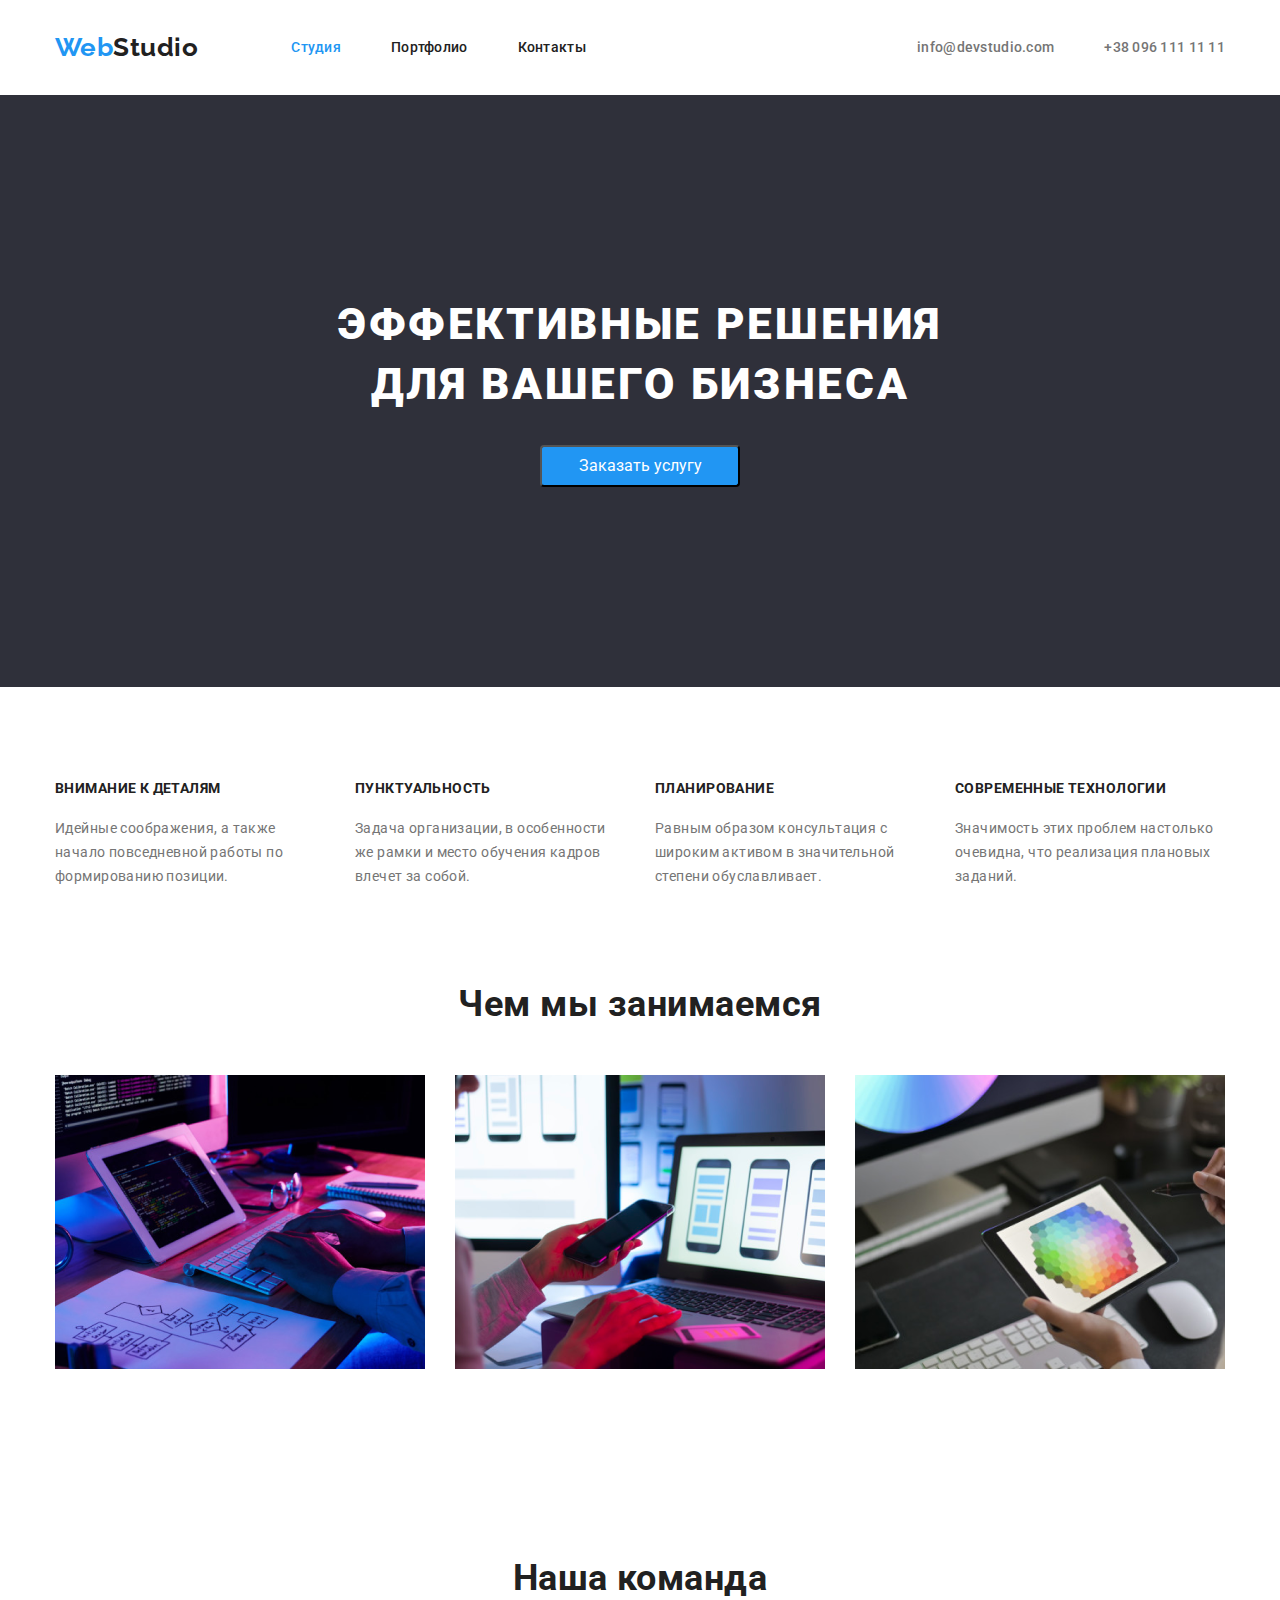
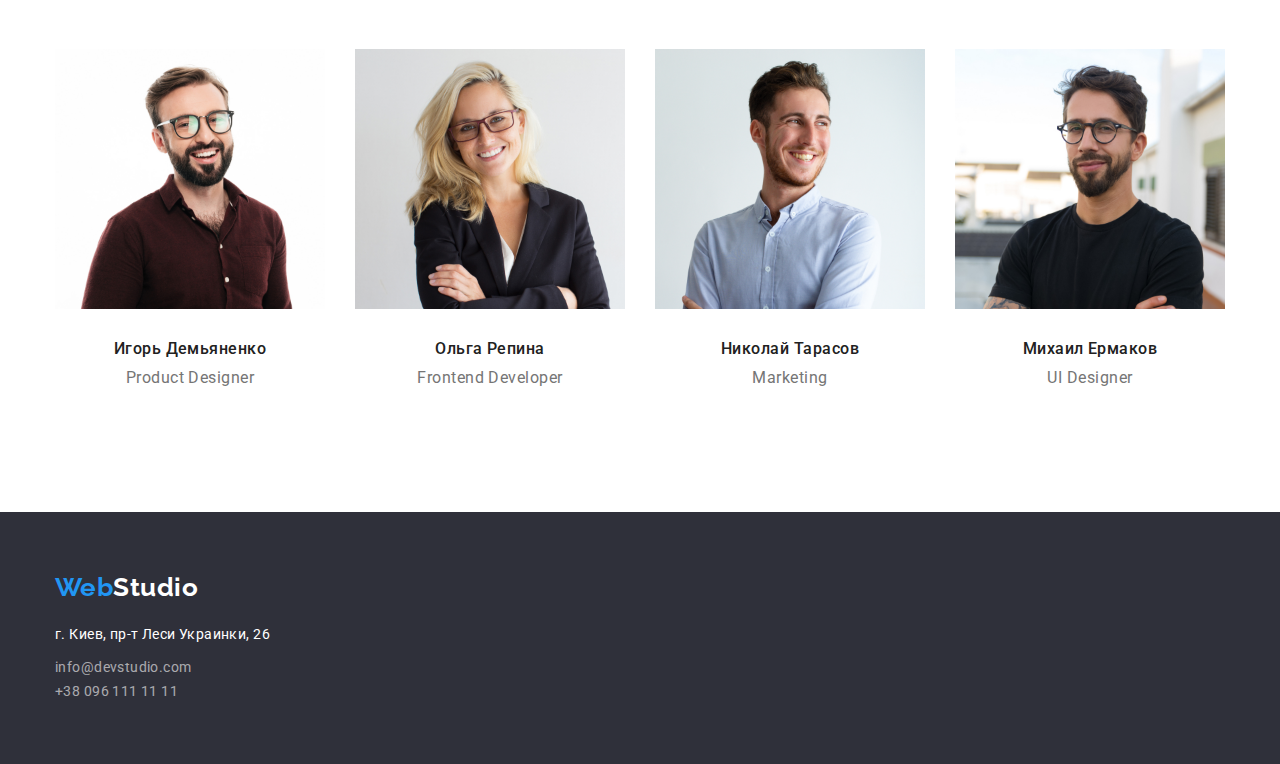
<file: index.html>
<!DOCTYPE html>
<html lang="ru">
  <head>
    <meta charset="UTF-8" />
    <meta name="viewport" content="width=device-width, initial-scale=1.0" />
    <title>Document</title>
    <link rel="preconnect" href="https://fonts.gstatic.com" />
    <link
      href="https://fonts.googleapis.com/css2?family=Raleway:wght@700&family=Roboto:wght@400;500;700;900&display=swap"
      rel="stylesheet"
    />
    <link rel="stylesheet" href="https://cdnjs.cloudflare.com/ajax/libs/modern-normalize/1.0.0/modern-normalize.css" />
    <link rel="stylesheet" href="./css/styles.css" />
  </head>
  <body>
    <!-- шапка -->
    <header class="header">
      <div class="container">
        <nav class="container-nav">
          <a href class="logo"> <span class="logo-accent">Web</span>Studio</a>

          <ul class="site-nav">
            <li class="link-nav"><a href="./index.html" class="link current">Студия</a></li>
            <li class="link-nav"><a href="./portfolio.html" class="link">Портфолио</a></li>
            <li class="link-nav"><a href="" class="link">Контакты</a></li>
          </ul>
        </nav>

        <ul class="auth-nav">
          <li class="link-auth">
            <a class="auth-nav-link" href="mailto:info@devstudio.com"> info@devstudio.com </a>
          </li>
          <li class="link-auth">
            <a class="auth-nav-link" href="tel:+380961111111"> +38 096 111 11 11 </a>
          </li>
        </ul>
      </div>
    </header>
    <!-- заголовок -->
    <main>
      <section class="hero">
        <h1 class="hero-link">
          Эффективные решения <br />
          для вашего бизнеса
        </h1>
        <button class="hero-btn">Заказать услугу</button>
      </section>

      <!-- пункты про нас -->
      <section class="section-about">
        <div class="container">
          <ul class="about">
            <li class="item">
              <h3 class="section-title">Внимание к деталям</h3>
              <p class="text">Идейные соображения, а также начало повседневной работы по формированию позиции.</p>
            </li>
            <li class="item">
              <h3 class="section-title">Пунктуальность</h3>
              <p class="text">Задача организации, в особенности же рамки и место обучения кадров влечет за собой.</p>
            </li>
            <li class="item">
              <h3 class="section-title">Планирование</h3>
              <p class="text">Равным образом консультация с широким активом в значительной степени обуславливает.</p>
            </li>
            <li class="item">
              <h3 class="section-title">Современные технологии</h3>
              <p class="text">Значимость этих проблем настолько очевидна, что реализация плановых заданий.</p>
            </li>
          </ul>
        </div>
      </section>
      <!-- чем мы занимаемся -->
      <section class="section-work">
        <div class="container">
          <h2 class="section-link">Чем мы занимаемся</h2>
          <ul class="list-img">
            <li class="item-img">
              <img src="images/img1.png" alt="програмирование за рабочим столом" width="370" />
            </li>
            <li class="item-img">
              <img src="images/img2.png" alt="програмирование мобильного изображения" width="370" />
            </li>
            <li class="item-img">
              <img src="images/img3.png" alt="планшет с изображением" width="370" />
            </li>
          </ul>
        </div>
      </section>
      <!-- наша команда -->
      <section class="section-team">
        <div class="container">
          <h2 class="section-link">Наша команда</h2>
          <ul class="list-name">
            <li class="item-name">
              <img src="./images/igor.jpg" alt="Игорь Демьяненко" width="270" />
              <h3 class="section-name">Игорь Демьяненко</h3>
              <p class="section-job" lang="en">Product Designer</p>
            </li>
            <li class="item-name">
              <img src="./images/olga.jpg" alt="Ольга Репина" width="270" />
              <h3 class="section-name">Ольга Репина</h3>
              <p class="section-job" lang="en">Frontend Developer</p>
            </li>
            <li class="item-name">
              <img src="./images/nikolay.jpg" alt="Николай Тарасов" width="270" />
              <h3 class="section-name">Николай Тарасов</h3>
              <p class="section-job" lang="en">Marketing</p>
            </li>
            <li class="item-name">
              <img src="./images/mihail.jpg" alt="Михаил Ермаков" width="270" />
              <h3 class="section-name">Михаил Ермаков</h3>
              <p class="section-job" lang="en">UI Designer</p>
            </li>
          </ul>
        </div>
      </section>
    </main>
    <!-- подвал -->
    <footer class="footer">
      <div class="container">
        <a href class="logo"> <span class="logo-accent">Web</span><span class="footer-span">Studio</span> </a>
        <address>
          <p class="footer-adress">
            г. Киев, пр-т Леси Украинки, 26
            <br />
          </p>
          <a href="mailto:info@devstudio.com" class="footer-link"> info@devstudio.com </a>
          <br />
          <a href="tel:+380961111111" class="footer-tel">+38 096 111 11 11</a>
        </address>
      </div>
    </footer>
  </body>
</html>
</file>
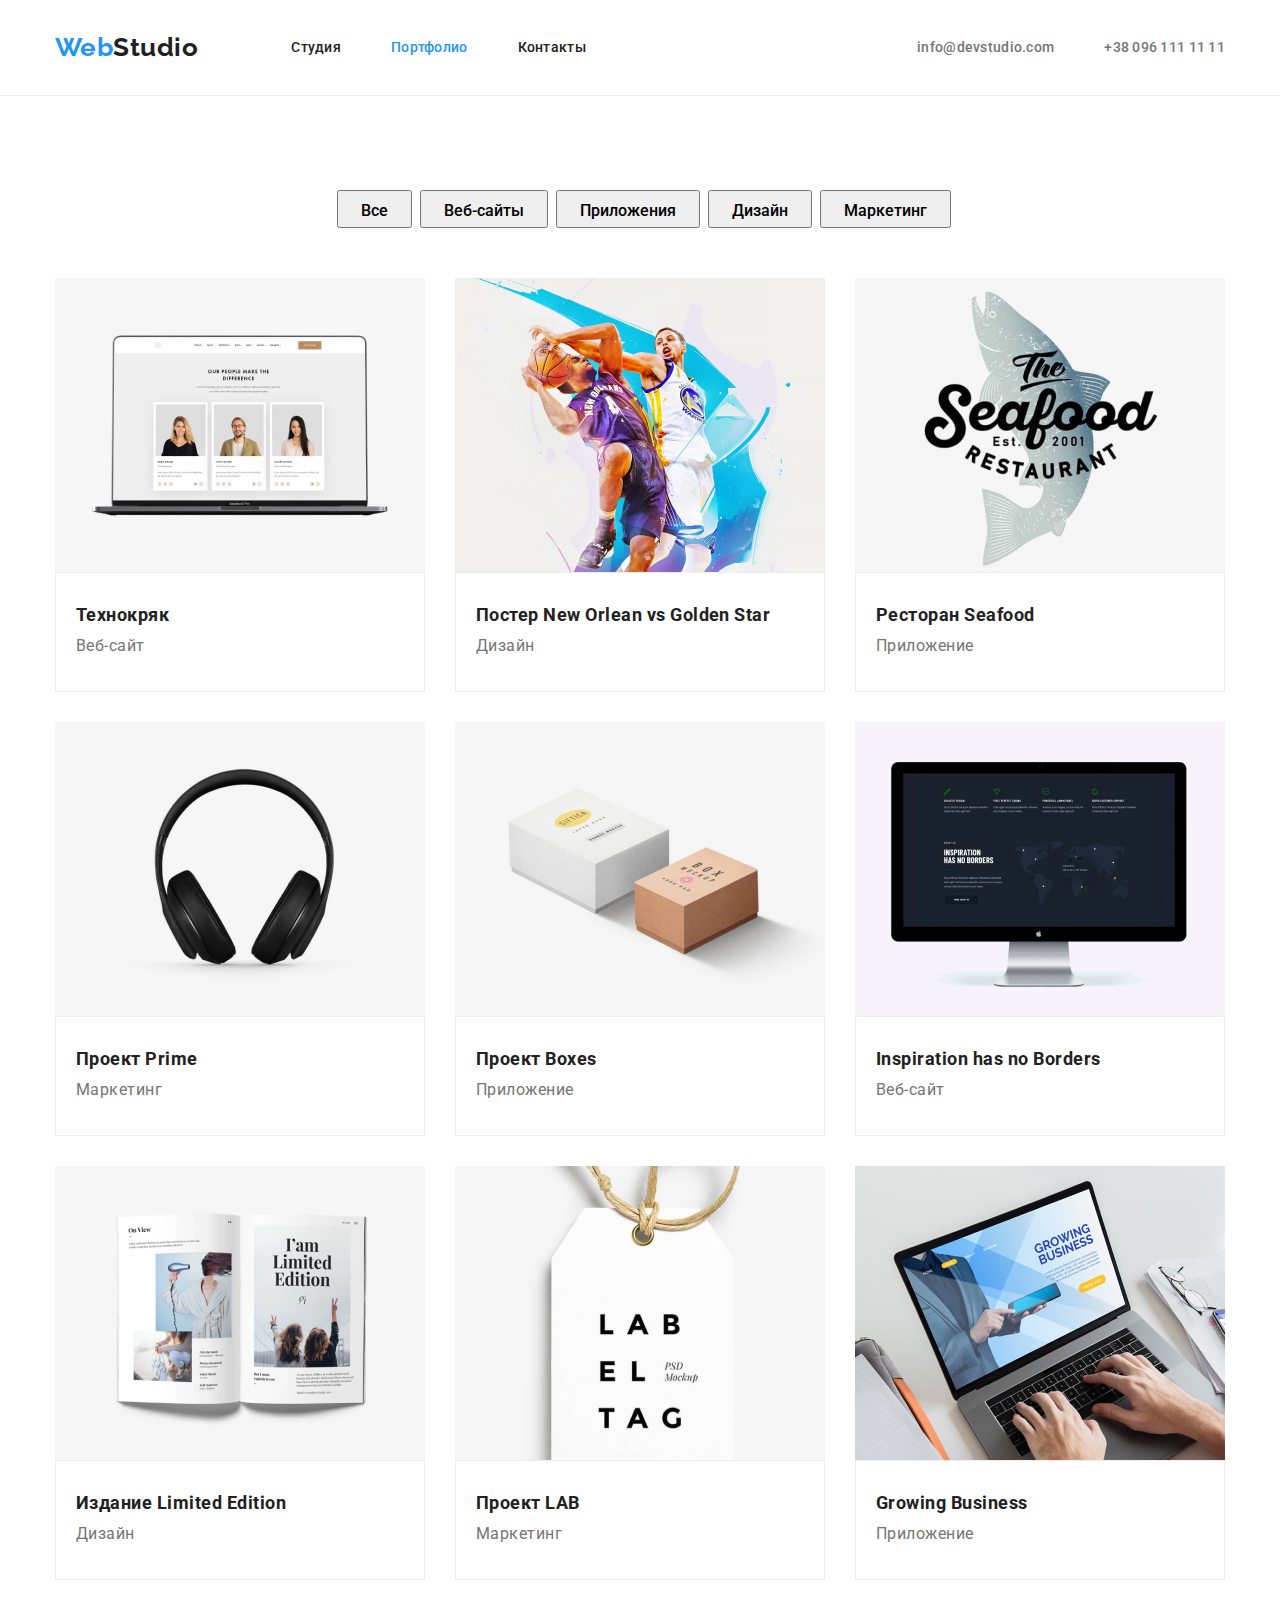
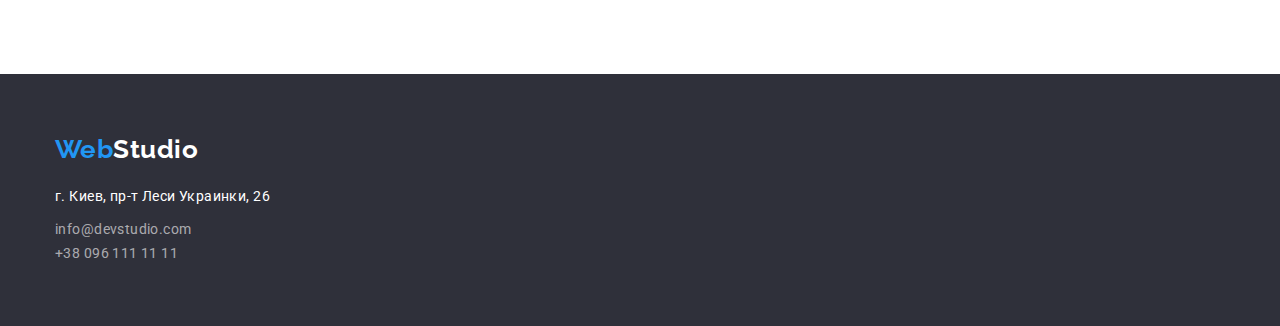
<file: portfolio.html>
<!DOCTYPE html>
<html lang="ru">
  <head>
    <meta charset="UTF-8" />
    <meta name="viewport" content="width=device-width, initial-scale=1.0" />
    <title>Document</title>
    <link rel="preconnect" href="https://fonts.gstatic.com" />
    <link
      href="https://fonts.googleapis.com/css2?family=Raleway:wght@700&family=Roboto:wght@400;500;700;900&display=swap"
      rel="stylesheet"
    />
    <link rel="stylesheet" href="https://cdnjs.cloudflare.com/ajax/libs/modern-normalize/1.0.0/modern-normalize.css" />
    <link rel="stylesheet" href="./css/styles.css" />
  </head>
  <body>
    <!-- шапка -->
    <header class="header header-nav">
      <div class="container">
        <nav class="container-nav">
          <a href class="logo"> <span class="logo-accent">Web</span>Studio</a>

          <ul class="site-nav">
            <li class="link-nav"><a href="./index.html" class="link">Студия</a></li>
            <li class="link-nav"><a href="./portfolio.html" class="link current">Портфолио</a></li>
            <li class="link-nav"><a href="" class="link">Контакты</a></li>
          </ul>
        </nav>

        <ul class="auth-nav">
          <li class="link-auth">
            <a class="auth-nav-link" href="mailto:info@devstudio.com"> info@devstudio.com </a>
          </li>
          <li class="link-auth">
            <a class="auth-nav-link" href="tel:+380961111111"> +38 096 111 11 11 </a>
          </li>
        </ul>
      </div>
    </header>
    <!-- заголовок -->
    <main>
      <!-- h1 в данном случае вымышлен -->
      <!-- <h1>Портфолио</h1> -->
      <!-- Кнопки -->
      <section class="section portfolio">
        <div class="container">
          <ul class="list-button">
            <li class="item-button">
              <button class="button-main" type="button">Все</button>
            </li>
            <li class="item-button">
              <button class="button-main" type="button">Веб-сайты</button>
            </li>
            <li class="item-button">
              <button class="button-main" type="button">Приложения</button>
            </li>
            <li class="item-button">
              <button class="button-main" type="button">Дизайн</button>
            </li>
            <li class="item-button">
              <button class="button-main" type="button">Маркетинг</button>
            </li>
          </ul>

          <!-- Наши работы -->

          <ul class="list-work">
            <li class="item-work">
              <img src="./images/tehnokriak.jpg" alt="Технокряк" width="370" />
              <div class="section-desk">
                <h3 class="section-title">Технокряк</h3>
                <p class="desk">Веб-сайт</p>
              </div>
            </li>
            <li class="item-work">
              <img src="./images/posterNewOrleanvsGoldenStar.jpg" alt="New Orlean vs Golden Star" width="370" />
              <div class="section-desk">
                <h3 class="section-title">Постер New Orlean vs Golden Star</h3>
                <p class="desk">Дизайн</p>
              </div>
            </li>
            <li class="item-work">
              <img src="./images/restoranSeafood.jpg" alt="Ресторан Seafood" width="370" />
              <div class="section-desk">
                <h3 class="section-title">Ресторан Seafood</h3>
                <p class="desk">Приложение</p>
              </div>
            </li>
            <li class="item-work">
              <img src="./images/proektPrime.jpg" alt="Проект Prime" width="370" />
              <div class="section-desk">
                <h3 class="section-title">Проект Prime</h3>
                <p class="desk">Маркетинг</p>
              </div>
            </li>
            <li class="item-work">
              <img src="./images/proektBoxes.jpg" alt="Проект Boxes" width="370" />
              <div class="section-desk">
                <h3 class="section-title">Проект Boxes</h3>
                <p class="desk">Приложение</p>
              </div>
            </li>
            <li class="item-work">
              <img src="./images/inspirationhasnoBorders.jpg" alt="Inspiration has no Borders" width="370" />
              <div class="section-desk">
                <h3 class="section-title">Inspiration has no Borders</h3>
                <p class="desk">Веб-сайт</p>
              </div>
            </li>
            <li class="item-work">
              <img src="./images/izdanieLimitedEdition.jpg" alt="Издание Limited Edition" width="370" />
              <div class="section-desk">
                <h3 class="section-title">Издание Limited Edition</h3>
                <p class="desk">Дизайн</p>
              </div>
            </li>
            <li class="item-work">
              <img src="./images/proektLAB.jpg" alt="Проект LAB" width="370" />
              <div class="section-desk">
                <h3 class="section-title">Проект LAB</h3>
                <p class="desk">Маркетинг</p>
              </div>
            </li>
            <li class="item-work">
              <img src="./images/growingBusiness.jpg" alt="Growing Business" width="370" />
              <div class="section-desk">
                <h3 class="section-title">Growing Business</h3>
                <p class="desk">Приложение</p>
              </div>
            </li>
          </ul>
        </div>
      </section>
    </main>
    <!-- подвал -->
    <footer class="footer">
      <div class="container">
        <a href class="logo"> <span class="logo-accent">Web</span><span class="footer-span">Studio</span> </a>
        <address>
          <p class="footer-adress">г. Киев, пр-т Леси Украинки, 26</p>
          <a href="mailto:info@devstudio.com" class="footer-link"> info@devstudio.com </a>
          <br />
          <a href="tel:+380961111111" class="footer-tel">+38 096 111 11 11</a>
        </address>
      </div>
    </footer>
  </body>
</html>
</file>
<file: css/styles.css>
/* цвет акцент                 #2196F3 */
/* основной цвет заголовков    #212121 */
/* цвет текста                 #757575*/
/* основной цвет фона          #FFFFFF */
/* цвет фона нашей команды     #F5F4FA */

.container {
  width: 1200px;
  padding: 0px 15px;
  margin: 0 auto;
}

*/ img {
  display: block;
  max-width: 100%;
  height: auto;
}

h1,
h2,
h3,
h4,
h5,
h6,
p {
  margin: 0px;
}

ul,
ol {
  margin: 0px;
  padding: 0px;
}

img {
  display: block;
}

:root {
  --title-text-color: #757575;
  --primary-text-color: #212121;
  --accent-text-color: #2196f3;
  --primary-bg-color: #ffffff;
}

body {
  color: var(--title-text-color);
  background-color: var(--primary-bg-color);
  font-family: Roboto, sans-serif;
  letter-spacing: 0.03em;
}

/* ===================Header================== */

.header .container {
  display: flex;
  align-items: center;
  padding-bottom: 32px;
  padding-top: 32px;
}

.container-nav {
  display: flex;
  align-items: center;
}

.container-nav .logo {
  margin-right: 93px;
}

.site-nav {
  display: flex;
}

.site-nav .link-nav {
  margin-right: 50px;
}

.auth-nav {
  display: flex;
  margin-left: auto;
}

.link-auth {
  margin-left: 50px;
}

.header-nav {
  border-bottom: 1px solid #ececec;
}

.logo {
  text-decoration: none;
  color: var(--primary-text-color);
  font-family: Raleway, sans-serif;
  font-size: 26px;
  line-height: 1.2;
  font-weight: bold;
}

.logo-accent {
  color: var(--accent-text-color);
  font-family: Raleway, sans-serif;
}

ul {
  list-style: none;
}

.site-nav .link {
  text-decoration: none;
  color: var(--primary-text-color);
  font-weight: 500;
  font-size: 14px;
  line-height: 1.14;
  letter-spacing: 0.02em;
}

.site-nav .link.current {
  color: var(--accent-text-color);
  text-decoration: none;
}

.auth-nav a {
  text-decoration: none;
  color: var(--title-text-color);
  font-weight: 500;
  font-size: 14px;
  line-height: 1.14;
  letter-spacing: 0.02em;
}

.site-nav .link:hover,
.site-nav .link:focus {
  color: var(--accent-text-color);
}

.auth-nav-link:focus,
.auth-nav-link:hover {
  color: var(--accent-text-color);
}

/* ================   END Header   ============== */

/* ==================   ТЕЛО   =============== */

.hero .hero-link {
  color: var(--primary-bg-color);
  font-weight: 900;
  font-size: 44px;
  line-height: 1.36;
  text-align: center;
  letter-spacing: 0.06em;
  text-transform: uppercase;
}

.hero {
  background-color: #2f303a;
}

/*========================== кнопка ====================*/

.hero .hero-btn {
  color: var(--primary-bg-color);
  background-color: var(--accent-text-color);
  cursor: pointer;
  display: block;
  margin: auto;
  /* box-shadow: 0px 4px 4px rgba(0, 0, 0, 0.15); */
  border-radius: 4px;
  padding: 10px 32px;
  min-width: 200px;
  text-align: center;
}

/* ================   Studia   =================== */

.text {
  line-height: 1.71;
  font-family: Roboto;
  font-style: normal;
  font-weight: normal;
  font-size: 14px;
  line-height: 1.71;
  letter-spacing: 0.03em;
}

.hero {
  padding-top: 200px;
  padding-bottom: 200px;
  max-width: 1600px;
  margin: auto;
}

.hero-link {
  margin-bottom: 30px;
}

.container .section-link {
  padding-bottom: 50px;
}

.about {
  display: flex;
  justify-content: space-evenly;
  margin-left: -30px;
}

.item {
  margin-left: 30px;
  width: 270px;
}

.item .section-title {
  padding-left: 0px;
  width: 270px;
  text-transform: uppercase;
  font-family: Roboto;
  font-style: normal;
  font-weight: bold;
  font-size: 14px;
  line-height: 1.14;
  letter-spacing: 0.03em;
}

.list-img {
  display: flex;
  margin-left: -30px;
  padding-left: 0px;
}

.list-name {
  display: flex;
}

.item-img {
  margin-left: 30px;
  width: 370px;
  justify-content: space-between;
}

.item-name {
  margin-left: 30px;
  /* width: 270px; */
  padding-left: 0px;
  flex-basis: calc(100% / 4 - 30px);
}

.list-name {
  padding: 0px;
  margin-left: -30px;
}

.section-name {
  padding-top: 30px;
  padding-bottom: 10px;
}

.section-job {
  padding-bottom: 30px;
}

.section-about {
  padding-top: 94px;
  padding-bottom: 94px;
  max-width: 1600px;
  margin: auto;
}

.section-work {
  padding-bottom: 94px;
  max-width: 1600px;
  margin: auto;
}

.section-team {
  padding-top: 94px;
  padding-bottom: 94px;
  max-width: 1600px;
  margin: auto;
}

.section-our {
  padding-bottom: 94px;
  max-width: 1600px;
  margin: auto;
}

/* ================   END Studia   ===================== */

/* ================   Portfolio   =============== */

.list-button {
  display: flex;
  justify-content: center;
  margin-bottom: 50px;
}

.list-work {
  display: flex;
  flex-wrap: wrap;
  margin-left: -30px;
  margin-top: -30px;
}

.item-work {
  width: 370px;
  margin-left: 30px;
  margin-top: 30px;
}

.item-button {
  margin-left: 8px;
  display: block;
  border-radius: 4px;
  text-align: center;
}

.item-button .button-main {
  cursor: pointer;
}

.button-main {
  height: 38px;
  margin: auto;
  padding: 6px 22px;

  font-family: Roboto;
  font-style: normal;
  font-weight: 500;
  font-size: 16px;
  line-height: 1.62;
  text-align: center;
}

.section-desk {
  padding: 24px 20px;
  border: 1px solid #eeeeee;
  box-sizing: border-box;
}

.section-title {
  color: var(--primary-text-color);
  font-weight: 700;
  font-size: 18px;
  line-height: 2;
  width: 322px;
  height: 36px;
  margin-bottom: 0px;
}

.section {
  padding-top: 94px;
  padding-bottom: 94px;
}

/* ================   END Portfolio   ========== */

.desk {
  margin-top: 4px;
  width: 322px;
  height: 30px;
}

.section-link {
  color: var(--primary-text-color);
  font-weight: bold;
  font-size: 36px;
  line-height: 1.17;
  text-align: center;
}

.section-name {
  color: var(--primary-text-color);
  font-weight: 500;
  font-size: 16px;
  line-height: 1.2;
  text-align: center;
}

.section-job {
  font-size: 16px;
  line-height: 1.2;
  text-align: center;
}

.section-title .text {
  color: var(--title-text-color);
  font-size: 14px;
  line-height: 1.71;
}

/* =====================Footer ============================*/

.footer {
  background-color: #2f303a;
  padding-top: 60px;
  padding-bottom: 60px;
  max-width: 1600px;
  margin: auto;
}

.footer .footer-adress {
  color: var(--primary-bg-color);
  font-family: Roboto;
  font-style: normal;
  font-weight: normal;
  font-size: 14px;
  line-height: 1.71;
  letter-spacing: 0.03em;
}

.footer .footer-link {
  color: rgba(255, 255, 255, 0.6);
  text-decoration: none;
  font-family: Roboto;
  font-style: normal;
  font-weight: normal;
  font-size: 14px;
  line-height: 1.71;
  letter-spacing: 0.03em;
  margin-bottom: 9px;
}

.footer-tel {
  color: rgba(255, 255, 255, 0.6);
  text-decoration: none;
  font-family: Roboto;
  font-style: normal;
  font-weight: normal;
  font-size: 14px;
  line-height: 1.71;
  letter-spacing: 0.03em;
  margin-bottom: 9px;
}

.footer .footer-span {
  color: #ffffff;
}

button:hover,
button:focus {
  color: var(--primary-bg-color);
  background-color: var(--accent-text-color);
}

.footer .container {
  padding: 0px 15px;
}

address {
  margin-top: 20px;
}

.footer-adress {
  margin-bottom: 9px;
}
</file>
